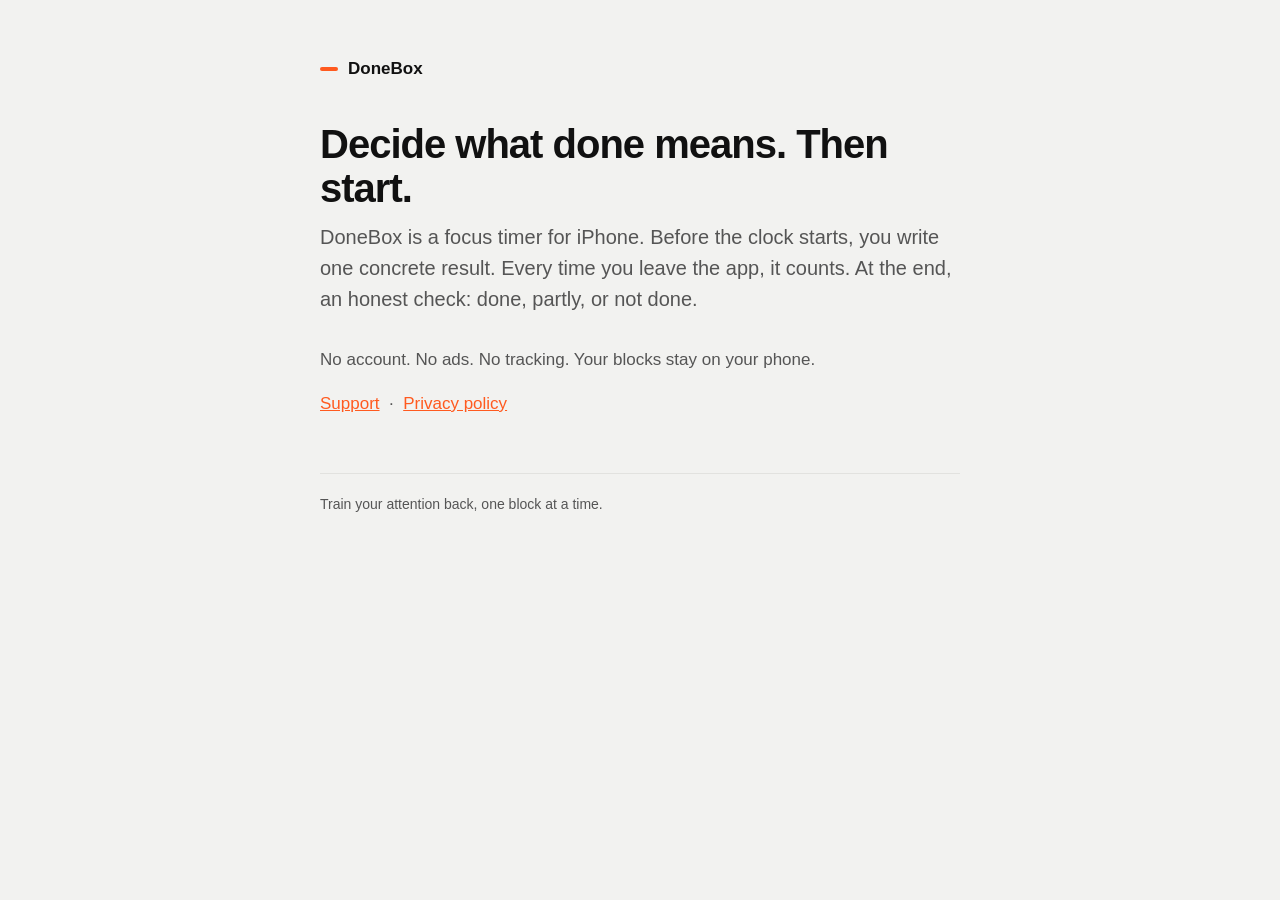
<file: index.html>
<!doctype html>
<html lang="en">
<head>
<meta charset="utf-8">
<meta name="viewport" content="width=device-width, initial-scale=1">
<title>DoneBox: Focus Timer</title>
<meta name="description" content="The focus timer that won't start until you define what done means.">
<link rel="stylesheet" href="style.css">
</head>
<body>
<main>
  <header><span class="mark"></span><a href="./">DoneBox</a></header>
  <h1>Decide what done means. Then start.</h1>
  <p class="lead">DoneBox is a focus timer for iPhone. Before the clock starts, you write one concrete result. Every time you leave the app, it counts. At the end, an honest check: done, partly, or not done.</p>
  <p>No account. No ads. No tracking. Your blocks stay on your phone.</p>
  <p><a href="support.html">Support</a> &nbsp;·&nbsp; <a href="privacy.html">Privacy policy</a></p>
  <footer>Train your attention back, one block at a time.</footer>
</main>
</body>
</html>
</file>
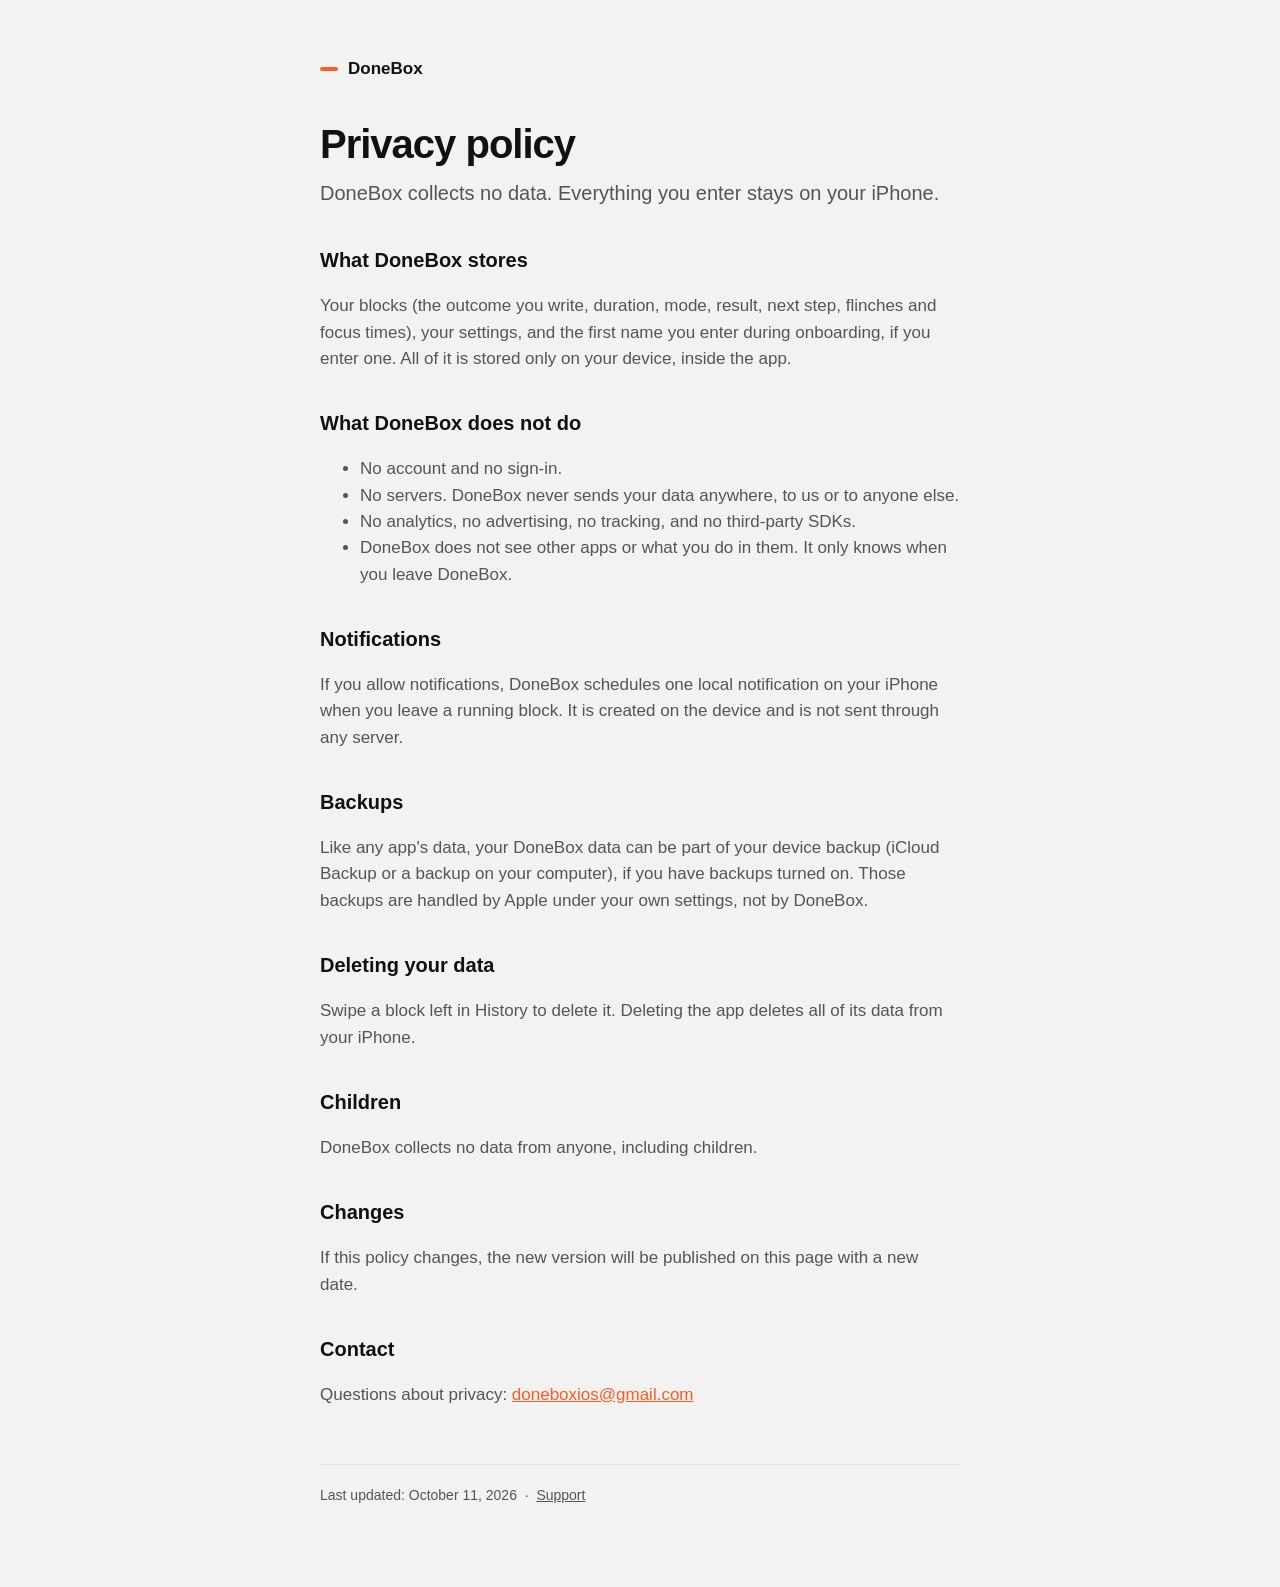
<file: privacy.html>
<!doctype html>
<html lang="en">
<head>
<meta charset="utf-8">
<meta name="viewport" content="width=device-width, initial-scale=1">
<title>DoneBox Privacy Policy</title>
<link rel="stylesheet" href="style.css">
</head>
<body>
<main>
  <header><span class="mark"></span><a href="./">DoneBox</a></header>
  <h1>Privacy policy</h1>
  <p class="lead">DoneBox collects no data. Everything you enter stays on your iPhone.</p>

  <h2>What DoneBox stores</h2>
  <p>Your blocks (the outcome you write, duration, mode, result, next step, flinches and focus times), your settings, and the first name you enter during onboarding, if you enter one. All of it is stored only on your device, inside the app.</p>

  <h2>What DoneBox does not do</h2>
  <ul>
    <li>No account and no sign-in.</li>
    <li>No servers. DoneBox never sends your data anywhere, to us or to anyone else.</li>
    <li>No analytics, no advertising, no tracking, and no third-party SDKs.</li>
    <li>DoneBox does not see other apps or what you do in them. It only knows when you leave DoneBox.</li>
  </ul>

  <h2>Notifications</h2>
  <p>If you allow notifications, DoneBox schedules one local notification on your iPhone when you leave a running block. It is created on the device and is not sent through any server.</p>

  <h2>Backups</h2>
  <p>Like any app's data, your DoneBox data can be part of your device backup (iCloud Backup or a backup on your computer), if you have backups turned on. Those backups are handled by Apple under your own settings, not by DoneBox.</p>

  <h2>Deleting your data</h2>
  <p>Swipe a block left in History to delete it. Deleting the app deletes all of its data from your iPhone.</p>

  <h2>Children</h2>
  <p>DoneBox collects no data from anyone, including children.</p>

  <h2>Changes</h2>
  <p>If this policy changes, the new version will be published on this page with a new date.</p>

  <h2>Contact</h2>
  <p>Questions about privacy: <a href="mailto:doneboxios@gmail.com">doneboxios@gmail.com</a></p>

  <footer>Last updated: October 11, 2026 &nbsp;·&nbsp; <a href="support.html">Support</a></footer>
</main>
</body>
</html>
</file>
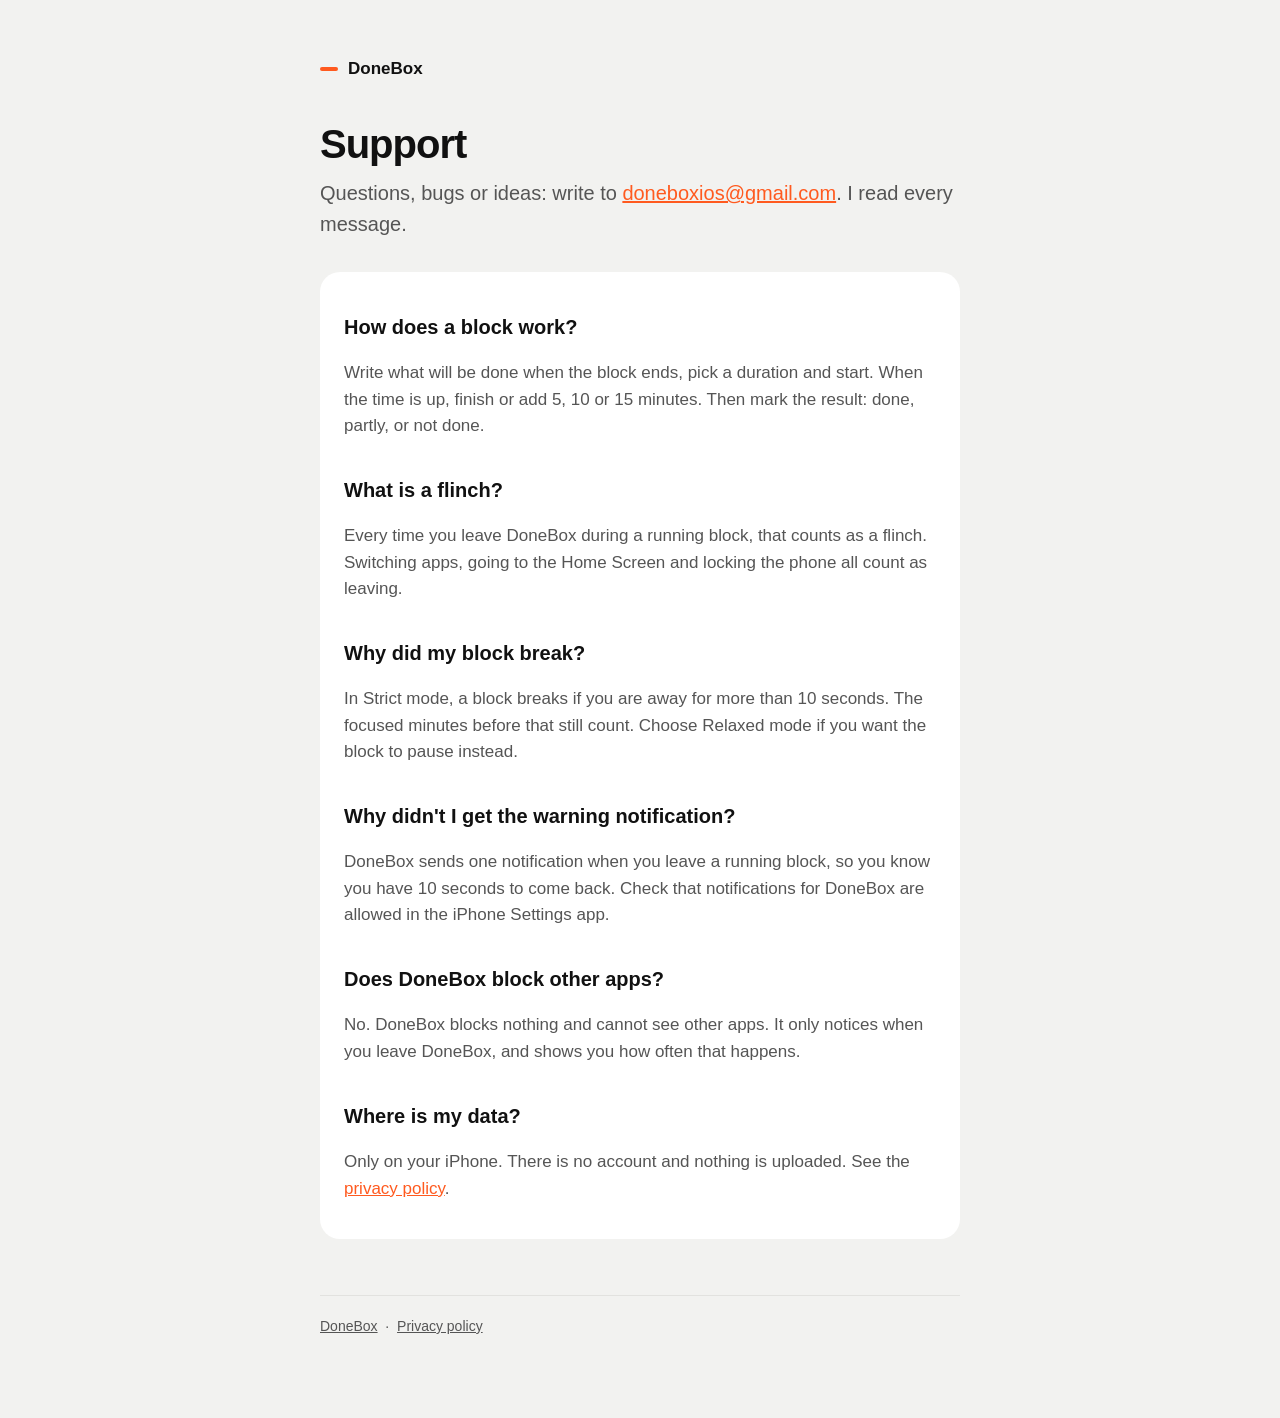
<file: support.html>
<!doctype html>
<html lang="en">
<head>
<meta charset="utf-8">
<meta name="viewport" content="width=device-width, initial-scale=1">
<title>DoneBox Support</title>
<link rel="stylesheet" href="style.css">
</head>
<body>
<main>
  <header><span class="mark"></span><a href="./">DoneBox</a></header>
  <h1>Support</h1>
  <p class="lead">Questions, bugs or ideas: write to <a href="mailto:doneboxios@gmail.com">doneboxios@gmail.com</a>. I read every message.</p>

  <div class="card">
    <h2>How does a block work?</h2>
    <p>Write what will be done when the block ends, pick a duration and start. When the time is up, finish or add 5, 10 or 15 minutes. Then mark the result: done, partly, or not done.</p>

    <h2>What is a flinch?</h2>
    <p>Every time you leave DoneBox during a running block, that counts as a flinch. Switching apps, going to the Home Screen and locking the phone all count as leaving.</p>

    <h2>Why did my block break?</h2>
    <p>In Strict mode, a block breaks if you are away for more than 10 seconds. The focused minutes before that still count. Choose Relaxed mode if you want the block to pause instead.</p>

    <h2>Why didn't I get the warning notification?</h2>
    <p>DoneBox sends one notification when you leave a running block, so you know you have 10 seconds to come back. Check that notifications for DoneBox are allowed in the iPhone Settings app.</p>

    <h2>Does DoneBox block other apps?</h2>
    <p>No. DoneBox blocks nothing and cannot see other apps. It only notices when you leave DoneBox, and shows you how often that happens.</p>

    <h2>Where is my data?</h2>
    <p>Only on your iPhone. There is no account and nothing is uploaded. See the <a href="privacy.html">privacy policy</a>.</p>
  </div>

  <footer><a href="./">DoneBox</a> &nbsp;·&nbsp; <a href="privacy.html">Privacy policy</a></footer>
</main>
</body>
</html>
</file>
<file: style.css>
:root {
  --bg: #F2F2F0; --card: #FFFFFF; --text: #111111; --muted: #555555; --line: #E2E2DF; --accent: #FF5A1F;
}
@media (prefers-color-scheme: dark) {
  :root { --bg: #000000; --card: #1C1C1E; --text: #F5F5F7; --muted: #A1A1A6; --line: #2C2C2E; }
}
* { box-sizing: border-box; }
body {
  margin: 0; background: var(--bg); color: var(--text);
  font: 17px/1.55 -apple-system, BlinkMacSystemFont, "SF Pro Text", "Helvetica Neue", Arial, sans-serif;
  -webkit-font-smoothing: antialiased;
}
main { max-width: 680px; margin: 0 auto; padding: 56px 20px 80px; }
header { display: flex; align-items: center; gap: 10px; margin-bottom: 40px; }
header a { color: inherit; text-decoration: none; font-weight: 600; }
.mark { width: 18px; height: 4px; border-radius: 2px; background: var(--accent); }
h1 { font-size: 40px; line-height: 1.1; letter-spacing: -1px; margin: 0 0 12px; }
h2 { font-size: 20px; margin: 36px 0 8px; }
p, li { color: var(--muted); }
strong { color: var(--text); }
a { color: var(--accent); }
.lead { font-size: 20px; color: var(--muted); margin: 0 0 32px; }
.card { background: var(--card); border-radius: 20px; padding: 4px 24px 20px; margin-top: 24px; }
footer { margin-top: 56px; padding-top: 20px; border-top: 1px solid var(--line); font-size: 14px; color: var(--muted); }
footer a { color: var(--muted); }
</file>
